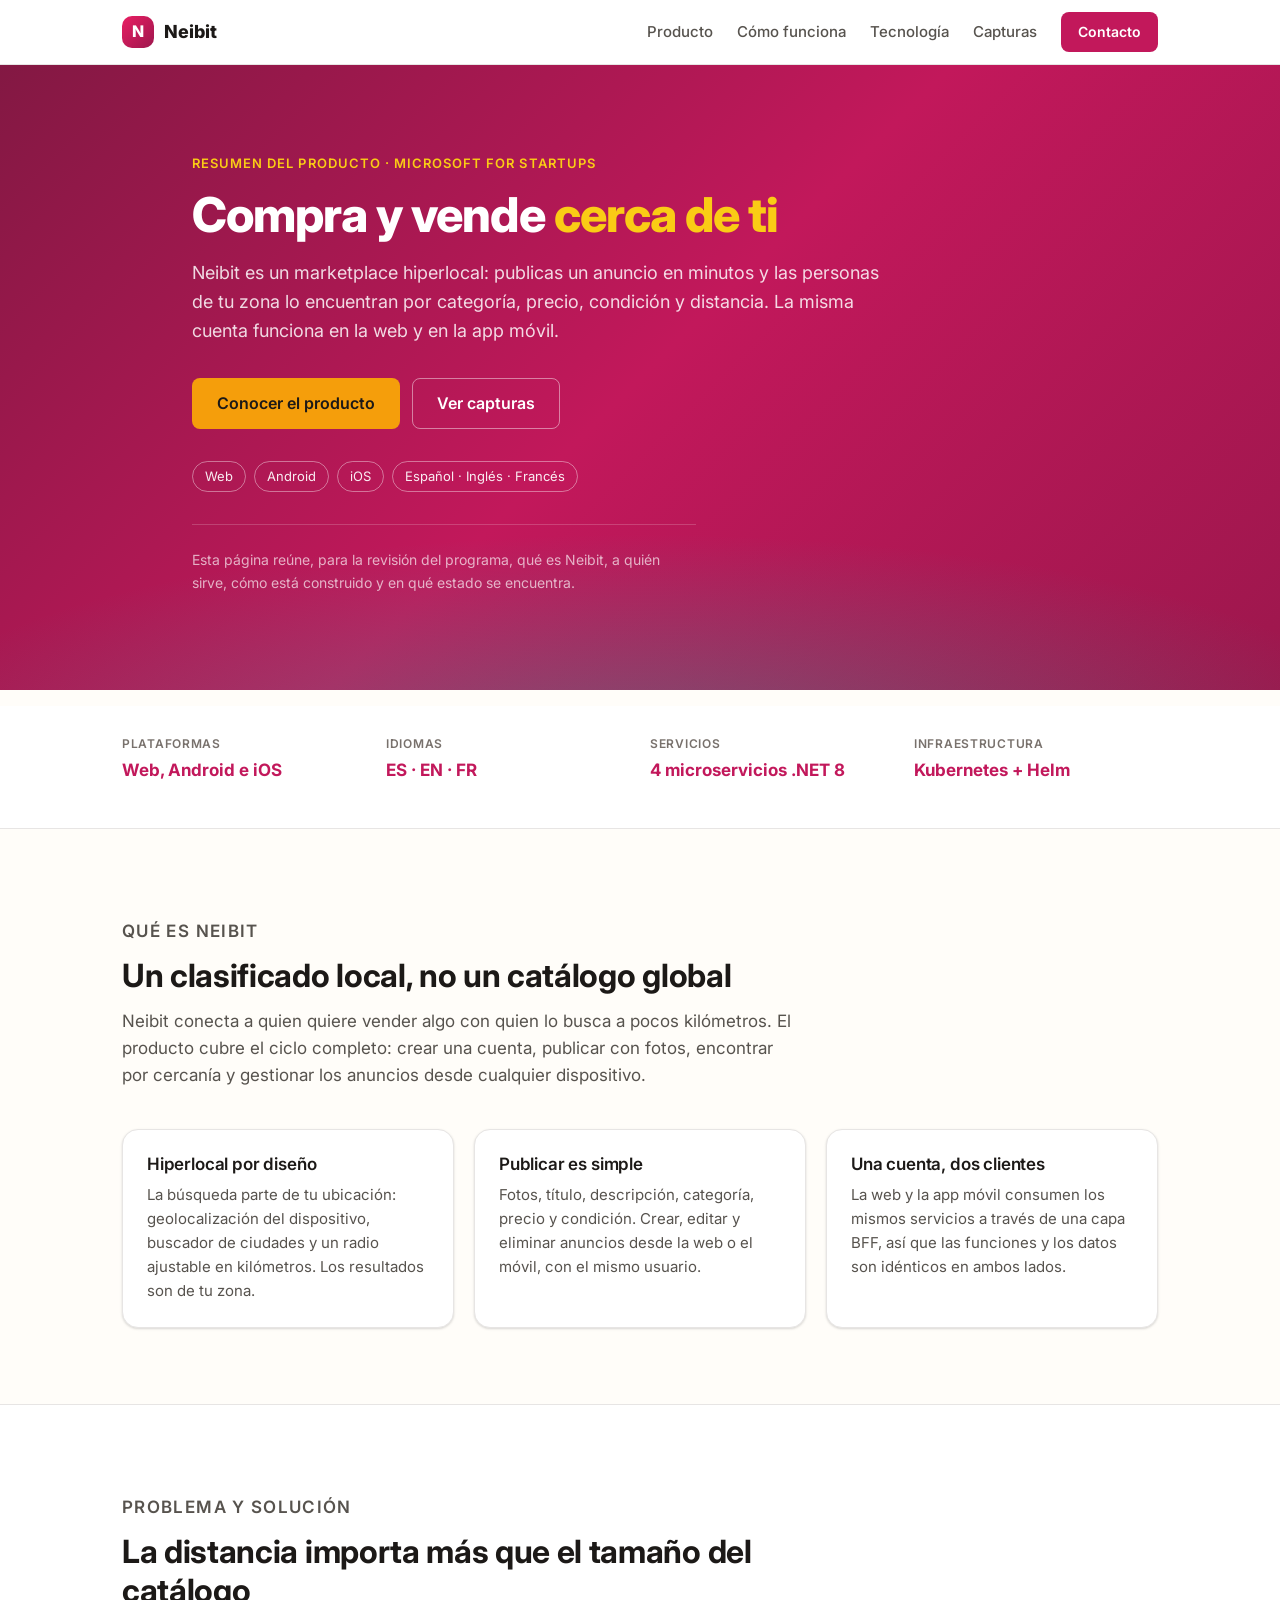
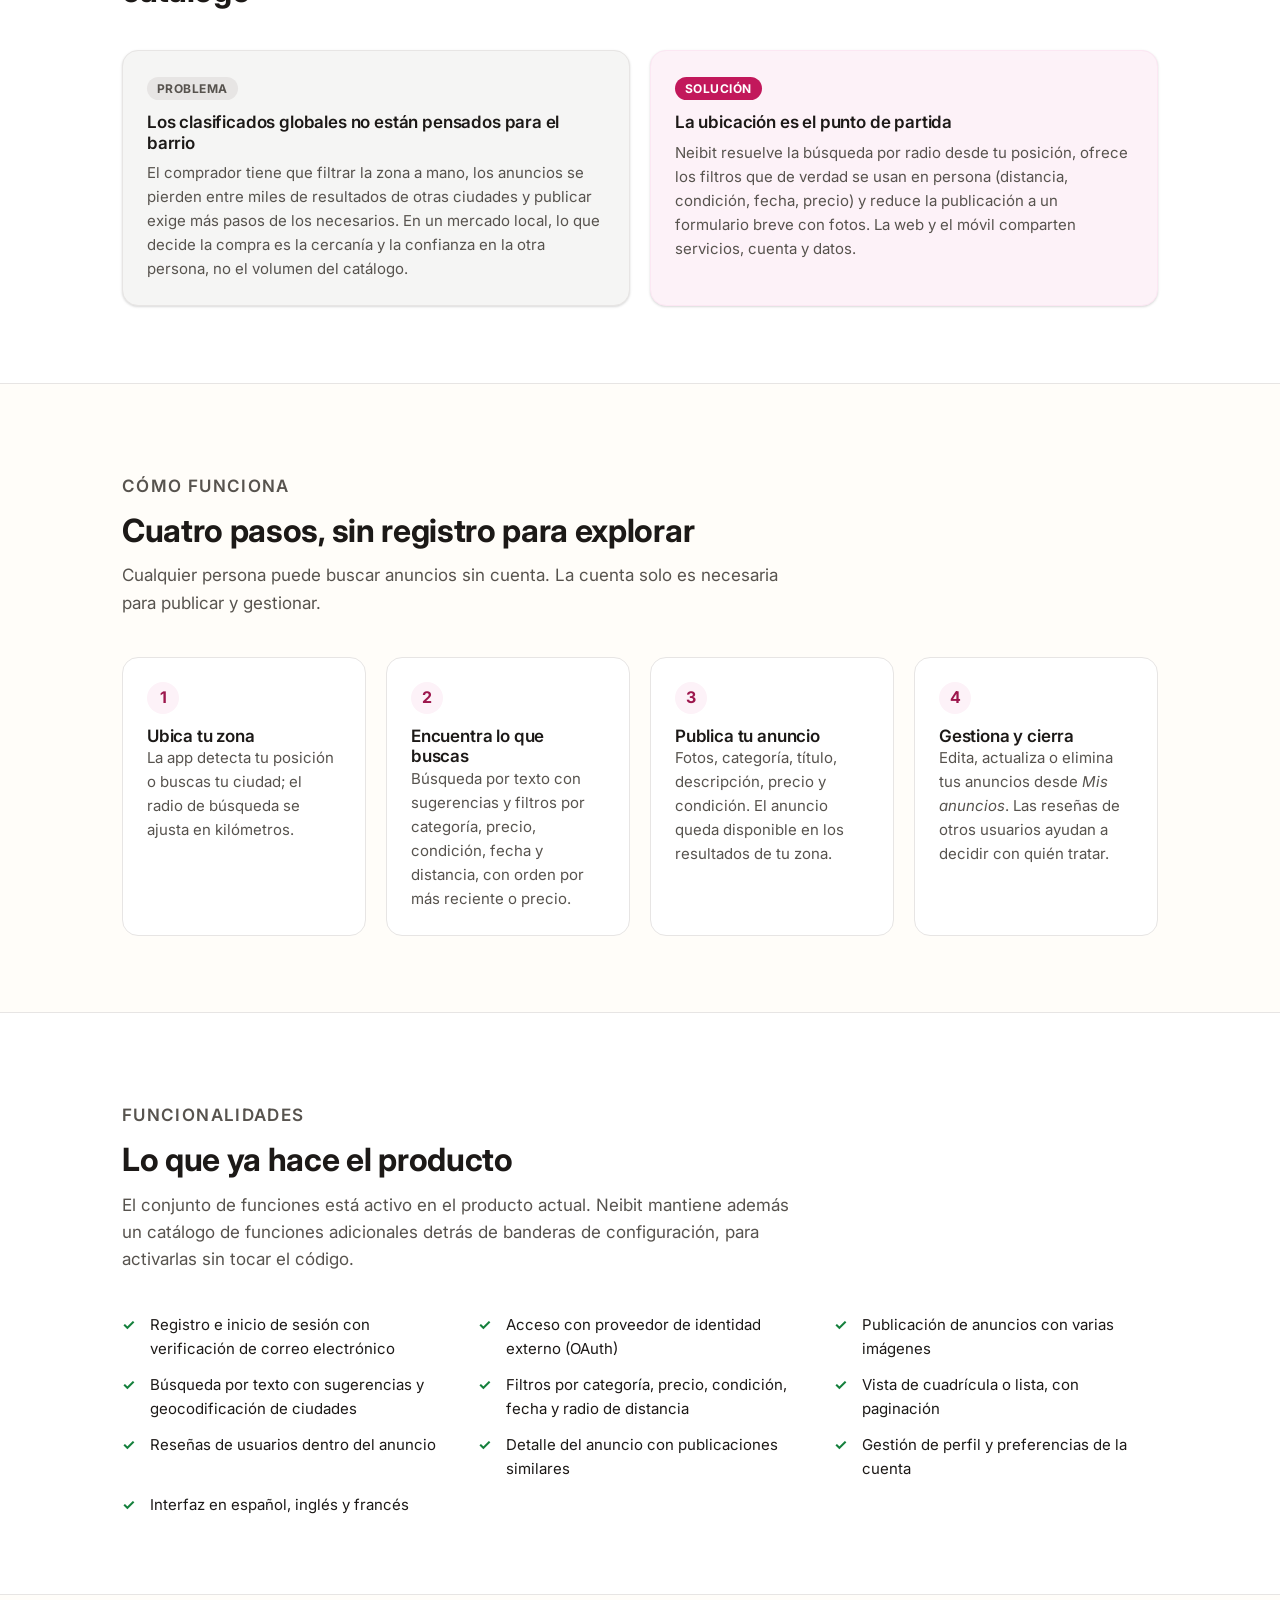
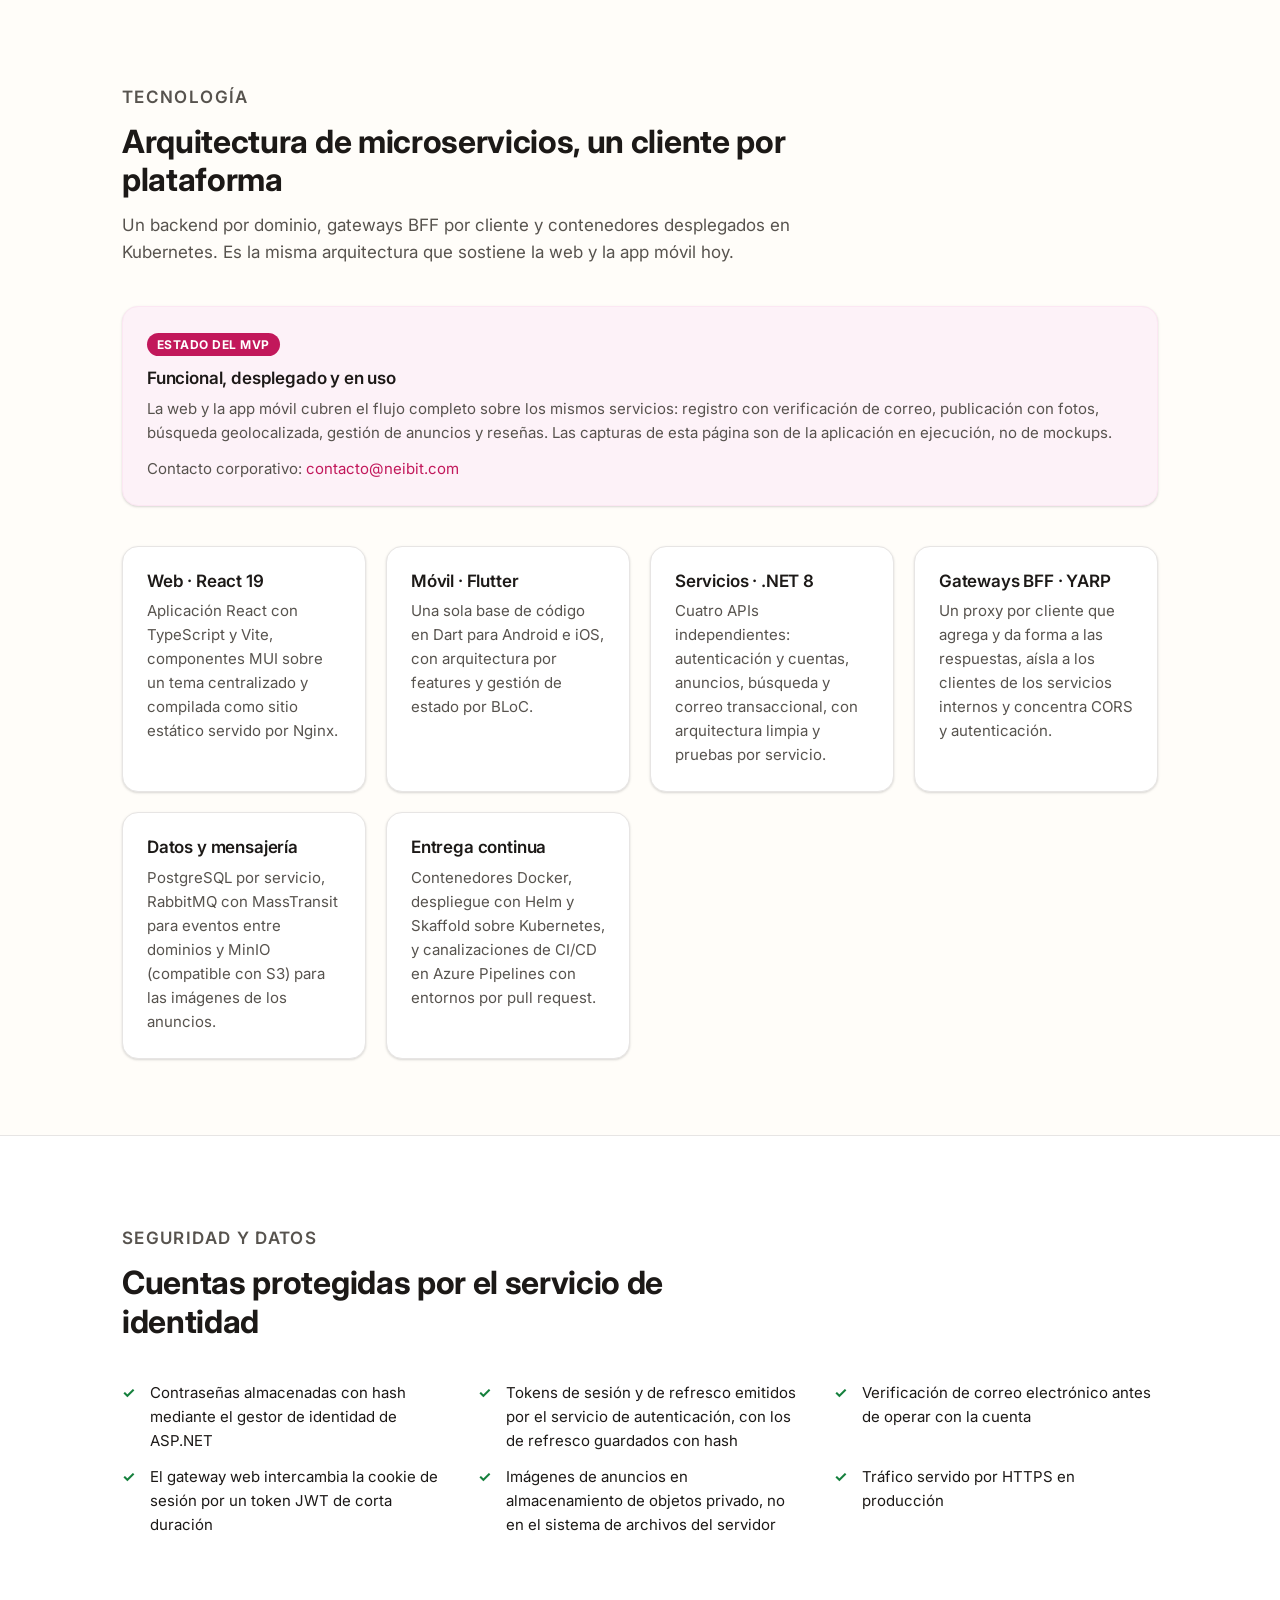
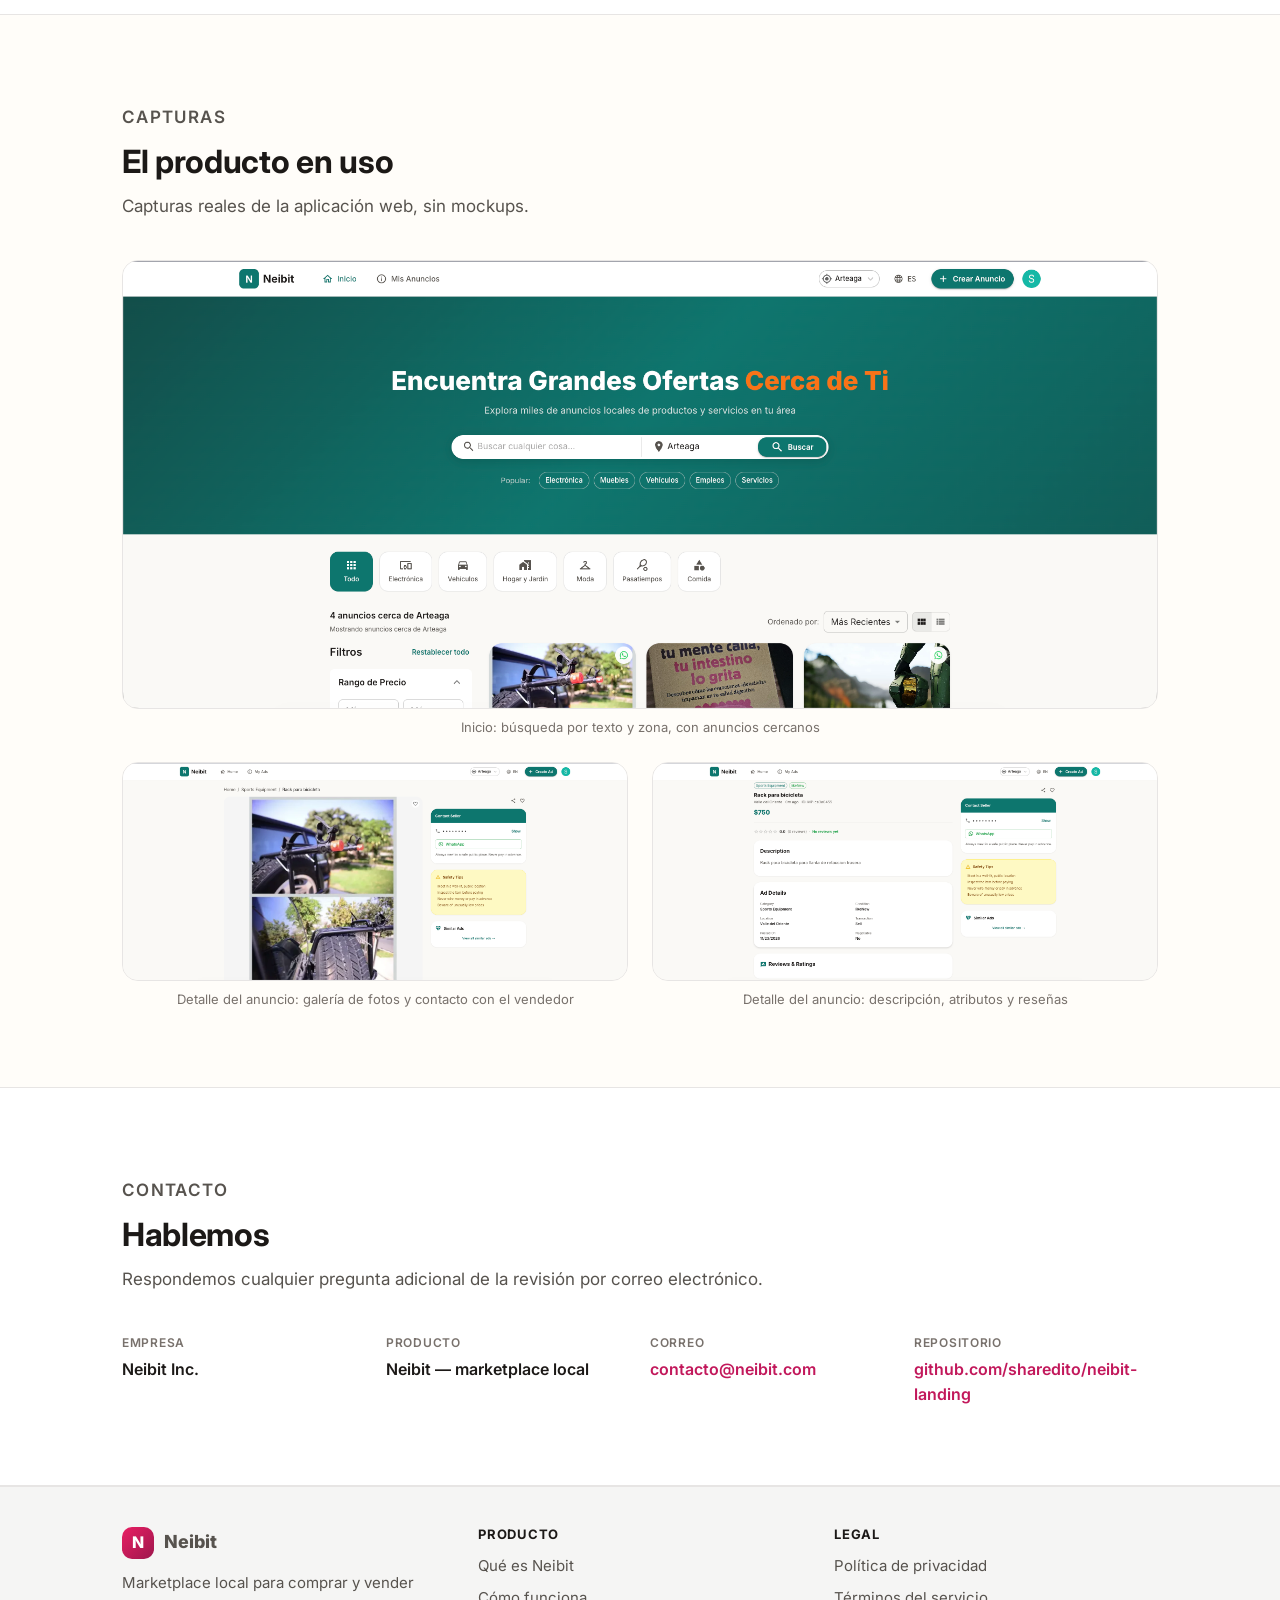
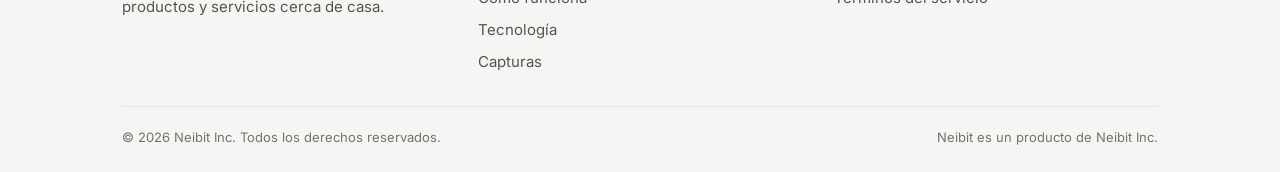
<file: index.html>
<!doctype html>
<html lang="es">
<head>
  <meta charset="utf-8">
  <meta name="viewport" content="width=device-width, initial-scale=1">
  <title>Neibit — Compra y vende cerca de ti</title>
  <meta name="description" content="Neibit es un marketplace local para comprar y vender productos y servicios en tu zona. Resumen del producto, la arquitectura y el estado del proyecto.">
  <link rel="icon" href="assets/favicon.svg" type="image/svg+xml">
  <link rel="preconnect" href="https://fonts.googleapis.com">
  <link rel="preconnect" href="https://fonts.gstatic.com" crossorigin>
  <link href="https://fonts.googleapis.com/css2?family=Inter:wght@400;500;600;700;800&display=swap" rel="stylesheet">
  <link rel="stylesheet" href="assets/palette.css">
  <link rel="stylesheet" href="assets/styles.css">
</head>
<body>
  <a class="skip" href="#contenido">Saltar al contenido</a>

  <header class="site-header">
    <div class="container header-inner">
      <a class="brand" href="index.html">
        <span class="brand-mark" aria-hidden="true">N</span>
        Neibit
      </a>
      <nav class="site-nav" aria-label="Principal">
        <a href="#producto">Producto</a>
        <a href="#como-funciona">Cómo funciona</a>
        <a class="nav-optional" href="#tecnologia">Tecnología</a>
        <a class="nav-optional" href="#capturas">Capturas</a>
        <a class="btn btn-primary btn-sm" href="#contacto">Contacto</a>
      </nav>
    </div>
  </header>

  <main id="contenido">

    <section class="hero">
      <div class="container hero-inner">
        <p class="eyebrow eyebrow-light">Resumen del producto · Microsoft for Startups</p>
        <h1>Compra y vende <span class="accent">cerca de ti</span></h1>
        <p class="lead">
          Neibit es un marketplace hiperlocal: publicas un anuncio en minutos y las personas de tu
          zona lo encuentran por categoría, precio, condición y distancia. La misma cuenta funciona
          en la web y en la app móvil.
        </p>
        <div class="hero-actions">
          <a class="btn btn-secondary" href="#producto">Conocer el producto</a>
          <a class="btn btn-ghost" href="#capturas">Ver capturas</a>
        </div>
        <ul class="pill-row">
          <li class="pill">Web</li>
          <li class="pill">Android</li>
          <li class="pill">iOS</li>
          <li class="pill">Español · Inglés · Francés</li>
        </ul>
        <p class="hero-note">
          Esta página reúne, para la revisión del programa, qué es Neibit, a quién sirve, cómo está
          construido y en qué estado se encuentra.
        </p>
      </div>
    </section>

    <section class="facts" aria-label="Datos del producto">
      <div class="container">
        <dl class="facts-grid">
          <div class="fact">
            <dt>Plataformas</dt>
            <dd>Web, Android e iOS</dd>
          </div>
          <div class="fact">
            <dt>Idiomas</dt>
            <dd>ES · EN · FR</dd>
          </div>
          <div class="fact">
            <dt>Servicios</dt>
            <dd>4 microservicios .NET 8</dd>
          </div>
          <div class="fact">
            <dt>Infraestructura</dt>
            <dd>Kubernetes + Helm</dd>
          </div>
        </dl>
      </div>
    </section>

    <section class="section" id="producto">
      <div class="container">
        <div class="section-head">
          <p class="eyebrow">Qué es Neibit</p>
          <h2>Un clasificado local, no un catálogo global</h2>
          <p>
            Neibit conecta a quien quiere vender algo con quien lo busca a pocos kilómetros. El
            producto cubre el ciclo completo: crear una cuenta, publicar con fotos, encontrar por
            cercanía y gestionar los anuncios desde cualquier dispositivo.
          </p>
        </div>

        <div class="grid grid-3">
          <article class="card">
            <h3>Hiperlocal por diseño</h3>
            <p>
              La búsqueda parte de tu ubicación: geolocalización del dispositivo, buscador de
              ciudades y un radio ajustable en kilómetros. Los resultados son de tu zona.
            </p>
          </article>
          <article class="card">
            <h3>Publicar es simple</h3>
            <p>
              Fotos, título, descripción, categoría, precio y condición. Crear, editar y eliminar
              anuncios desde la web o el móvil, con el mismo usuario.
            </p>
          </article>
          <article class="card">
            <h3>Una cuenta, dos clientes</h3>
            <p>
              La web y la app móvil consumen los mismos servicios a través de una capa BFF, así que
              las funciones y los datos son idénticos en ambos lados.
            </p>
          </article>
        </div>
      </div>
    </section>

    <section class="section section-alt" id="problema">
      <div class="container">
        <div class="section-head">
          <p class="eyebrow">Problema y solución</p>
          <h2>La distancia importa más que el tamaño del catálogo</h2>
        </div>

        <div class="grid grid-2">
          <article class="card card-problem">
            <span class="card-label">Problema</span>
            <h3>Los clasificados globales no están pensados para el barrio</h3>
            <p>
              El comprador tiene que filtrar la zona a mano, los anuncios se pierden entre miles de
              resultados de otras ciudades y publicar exige más pasos de los necesarios. En un
              mercado local, lo que decide la compra es la cercanía y la confianza en la otra
              persona, no el volumen del catálogo.
            </p>
          </article>
          <article class="card card-solution">
            <span class="card-label">Solución</span>
            <h3>La ubicación es el punto de partida</h3>
            <p>
              Neibit resuelve la búsqueda por radio desde tu posición, ofrece los filtros que de
              verdad se usan en persona (distancia, condición, fecha, precio) y reduce la
              publicación a un formulario breve con fotos. La web y el móvil comparten servicios,
              cuenta y datos.
            </p>
          </article>
        </div>
      </div>
    </section>

    <section class="section" id="como-funciona">
      <div class="container">
        <div class="section-head">
          <p class="eyebrow">Cómo funciona</p>
          <h2>Cuatro pasos, sin registro para explorar</h2>
          <p>
            Cualquier persona puede buscar anuncios sin cuenta. La cuenta solo es necesaria para
            publicar y gestionar.
          </p>
        </div>

        <ol class="steps">
          <li>
            <h3>Ubica tu zona</h3>
            <p>
              La app detecta tu posición o buscas tu ciudad; el radio de búsqueda se ajusta en
              kilómetros.
            </p>
          </li>
          <li>
            <h3>Encuentra lo que buscas</h3>
            <p>
              Búsqueda por texto con sugerencias y filtros por categoría, precio, condición, fecha
              y distancia, con orden por más reciente o precio.
            </p>
          </li>
          <li>
            <h3>Publica tu anuncio</h3>
            <p>
              Fotos, categoría, título, descripción, precio y condición. El anuncio queda disponible
              en los resultados de tu zona.
            </p>
          </li>
          <li>
            <h3>Gestiona y cierra</h3>
            <p>
              Edita, actualiza o elimina tus anuncios desde <em>Mis anuncios</em>. Las reseñas de
              otros usuarios ayudan a decidir con quién tratar.
            </p>
          </li>
        </ol>
      </div>
    </section>

    <section class="section section-alt" id="funciones">
      <div class="container">
        <div class="section-head">
          <p class="eyebrow">Funcionalidades</p>
          <h2>Lo que ya hace el producto</h2>
          <p>
            El conjunto de funciones está activo en el producto actual. Neibit mantiene además un
            catálogo de funciones adicionales detrás de banderas de configuración, para activarlas
            sin tocar el código.
          </p>
        </div>

        <ul class="checks">
          <li>Registro e inicio de sesión con verificación de correo electrónico</li>
          <li>Acceso con proveedor de identidad externo (OAuth)</li>
          <li>Publicación de anuncios con varias imágenes</li>
          <li>Búsqueda por texto con sugerencias y geocodificación de ciudades</li>
          <li>Filtros por categoría, precio, condición, fecha y radio de distancia</li>
          <li>Vista de cuadrícula o lista, con paginación</li>
          <li>Reseñas de usuarios dentro del anuncio</li>
          <li>Detalle del anuncio con publicaciones similares</li>
          <li>Gestión de perfil y preferencias de la cuenta</li>
          <li>Interfaz en español, inglés y francés</li>
        </ul>
      </div>
    </section>

    <section class="section" id="tecnologia">
      <div class="container">
        <div class="section-head">
          <p class="eyebrow">Tecnología</p>
          <h2>Arquitectura de microservicios, un cliente por plataforma</h2>
          <p>
            Un backend por dominio, gateways BFF por cliente y contenedores desplegados en
            Kubernetes. Es la misma arquitectura que sostiene la web y la app móvil hoy.
          </p>
        </div>

        <article class="card card-solution mvp-card">
          <span class="card-label">Estado del MVP</span>
          <h3>Funcional, desplegado y en uso</h3>
          <p>
            La web y la app móvil cubren el flujo completo sobre los mismos servicios: registro con
            verificación de correo, publicación con fotos, búsqueda geolocalizada, gestión de
            anuncios y reseñas. Las capturas de esta página son de la aplicación en ejecución, no
            de mockups.
          </p>
          <p>
            Contacto corporativo: <a href="mailto:contacto@neibit.com">contacto@neibit.com</a>
          </p>
        </article>

        <div class="grid grid-3">
          <article class="card">
            <h3>Web · React 19</h3>
            <p>
              Aplicación React con TypeScript y Vite, componentes MUI sobre un tema centralizado y
              compilada como sitio estático servido por Nginx.
            </p>
          </article>
          <article class="card">
            <h3>Móvil · Flutter</h3>
            <p>
              Una sola base de código en Dart para Android e iOS, con arquitectura por features y
              gestión de estado por BLoC.
            </p>
          </article>
          <article class="card">
            <h3>Servicios · .NET 8</h3>
            <p>
              Cuatro APIs independientes: autenticación y cuentas, anuncios, búsqueda y correo
              transaccional, con arquitectura limpia y pruebas por servicio.
            </p>
          </article>
          <article class="card">
            <h3>Gateways BFF · YARP</h3>
            <p>
              Un proxy por cliente que agrega y da forma a las respuestas, aísla a los clientes de
              los servicios internos y concentra CORS y autenticación.
            </p>
          </article>
          <article class="card">
            <h3>Datos y mensajería</h3>
            <p>
              PostgreSQL por servicio, RabbitMQ con MassTransit para eventos entre dominios y MinIO
              (compatible con S3) para las imágenes de los anuncios.
            </p>
          </article>
          <article class="card">
            <h3>Entrega continua</h3>
            <p>
              Contenedores Docker, despliegue con Helm y Skaffold sobre Kubernetes, y canalizaciones
              de CI/CD en Azure Pipelines con entornos por pull request.
            </p>
          </article>
        </div>
      </div>
    </section>

    <section class="section section-alt" id="seguridad">
      <div class="container">
        <div class="section-head">
          <p class="eyebrow">Seguridad y datos</p>
          <h2>Cuentas protegidas por el servicio de identidad</h2>
        </div>

        <ul class="checks">
          <li>Contraseñas almacenadas con hash mediante el gestor de identidad de ASP.NET</li>
          <li>Tokens de sesión y de refresco emitidos por el servicio de autenticación, con los de refresco guardados con hash</li>
          <li>Verificación de correo electrónico antes de operar con la cuenta</li>
          <li>El gateway web intercambia la cookie de sesión por un token JWT de corta duración</li>
          <li>Imágenes de anuncios en almacenamiento de objetos privado, no en el sistema de archivos del servidor</li>
          <li>Tráfico servido por HTTPS en producción</li>
        </ul>
      </div>
    </section>

    <section class="section" id="capturas">
      <div class="container">
        <div class="section-head">
          <p class="eyebrow">Capturas</p>
          <h2>El producto en uso</h2>
          <p>
            Capturas reales de la aplicación web, sin mockups.
          </p>
        </div>

        <div class="shots">
          <figure>
            <img src="assets/web-home.png" alt="Página de inicio de Neibit: buscador por texto y ubicación, filtros y anuncios cercanos">
            <figcaption>Inicio: búsqueda por texto y zona, con anuncios cercanos</figcaption>
          </figure>
          <figure>
            <img src="assets/web-ad-01.png" alt="Detalle de un anuncio en Neibit: galería de fotos, precio y tarjeta para contactar al vendedor">
            <figcaption>Detalle del anuncio: galería de fotos y contacto con el vendedor</figcaption>
          </figure>
          <figure>
            <img src="assets/web-ad-02.png" alt="Detalle de un anuncio en Neibit: descripción, categoría, condición, ubicación y reseñas">
            <figcaption>Detalle del anuncio: descripción, atributos y reseñas</figcaption>
          </figure>
        </div>
      </div>
    </section>

    <section class="section section-alt" id="contacto">
      <div class="container">
        <div class="section-head">
          <p class="eyebrow">Contacto</p>
          <h2>Hablemos</h2>
          <p>Respondemos cualquier pregunta adicional de la revisión por correo electrónico.</p>
        </div>

        <!-- TODO: verifica razón social, correo y país antes de publicar la página. -->
        <dl class="contact">
          <div>
            <dt>Empresa</dt>
            <dd>Neibit Inc.</dd>
          </div>
          <div>
            <dt>Producto</dt>
            <dd>Neibit — marketplace local</dd>
          </div>
          <div>
            <dt>Correo</dt>
            <dd><a href="mailto:contacto@neibit.com">contacto@neibit.com</a></dd>
          </div>
          <div>
            <dt>Repositorio</dt>
            <dd><a href="https://github.com/sharedito/neibit-landing">github.com/sharedito/neibit-landing</a></dd>
          </div>
        </dl>
      </div>
    </section>

  </main>

  <footer class="site-footer">
    <div class="container">
      <div class="footer-grid">
        <div>
          <a class="brand" href="index.html">
            <span class="brand-mark" aria-hidden="true">N</span>
            Neibit
          </a>
          <p>
            Marketplace local para comprar y vender productos y servicios cerca de casa.
          </p>
        </div>
        <div>
          <h3>Producto</h3>
          <ul>
            <li><a href="#producto">Qué es Neibit</a></li>
            <li><a href="#como-funciona">Cómo funciona</a></li>
            <li><a href="#tecnologia">Tecnología</a></li>
            <li><a href="#capturas">Capturas</a></li>
          </ul>
        </div>
        <div>
          <h3>Legal</h3>
          <ul>
            <li><a href="https://neibit.com/privacidad">Política de privacidad</a></li>
            <li><a href="https://neibit.com/terminos">Términos del servicio</a></li>
          </ul>
        </div>
      </div>
      <div class="footer-bottom">
        <span>&copy; 2026 Neibit Inc. Todos los derechos reservados.</span>
        <span>Neibit es un producto de Neibit Inc.</span>
      </div>
    </div>
  </footer>
</body>
</html>
</file>
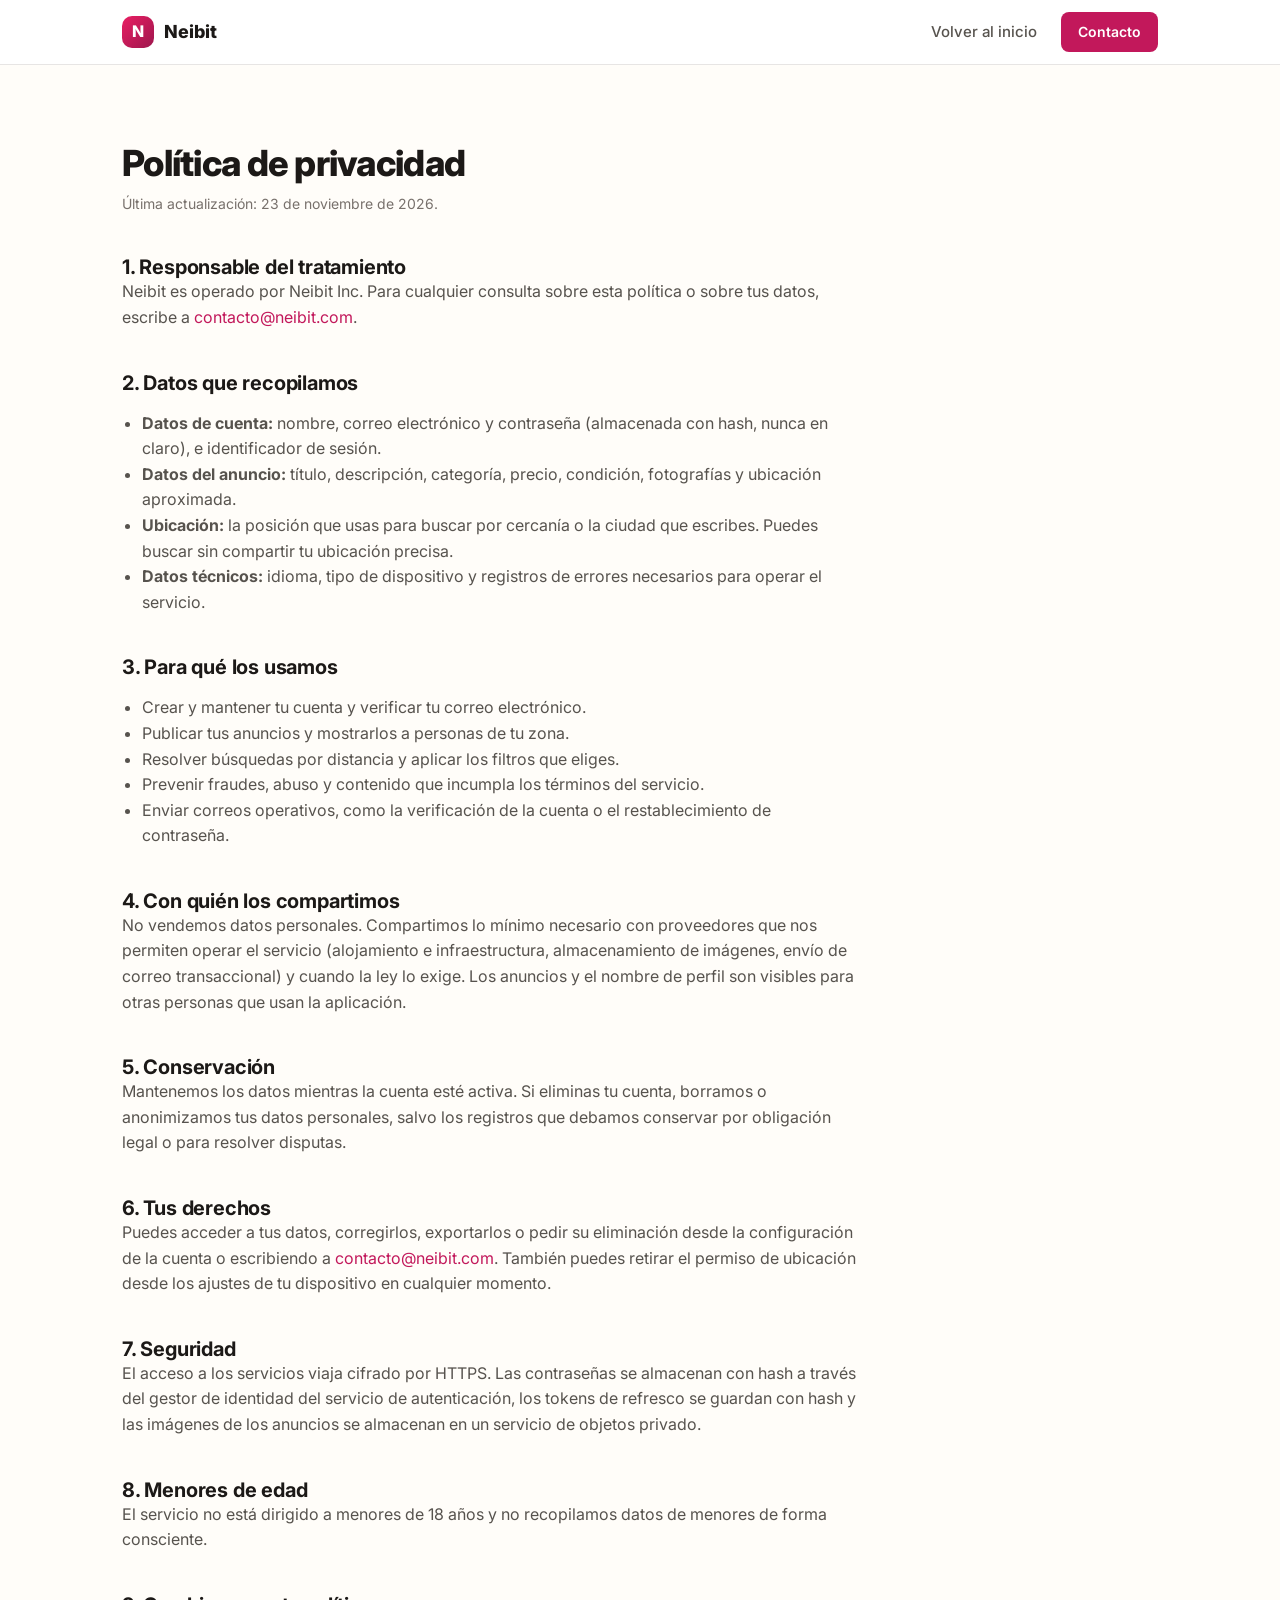
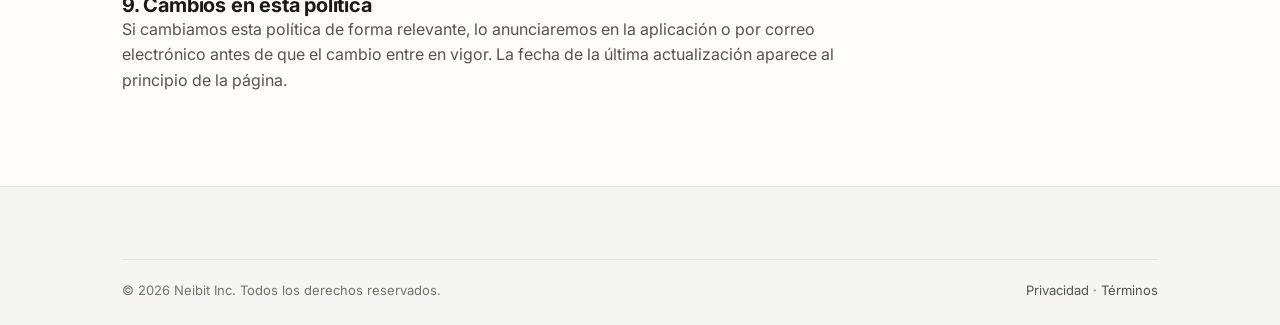
<file: privacidad.html>
<!doctype html>
<html lang="es">
<head>
  <meta charset="utf-8">
  <meta name="viewport" content="width=device-width, initial-scale=1">
  <title>Política de privacidad — Neibit</title>
  <meta name="description" content="Cómo Neibit recopila, usa y protege los datos de las personas que usan la aplicación.">
  <link rel="icon" href="assets/favicon.svg" type="image/svg+xml">
  <link rel="preconnect" href="https://fonts.googleapis.com">
  <link rel="preconnect" href="https://fonts.gstatic.com" crossorigin>
  <link href="https://fonts.googleapis.com/css2?family=Inter:wght@400;500;600;700;800&display=swap" rel="stylesheet">
  <link rel="stylesheet" href="assets/palette.css">
  <link rel="stylesheet" href="assets/styles.css">
</head>
<body>
  <a class="skip" href="#contenido">Saltar al contenido</a>

  <header class="site-header">
    <div class="container header-inner">
      <a class="brand" href="index.html">
        <span class="brand-mark" aria-hidden="true">N</span>
        Neibit
      </a>
      <nav class="site-nav" aria-label="Principal">
        <a href="index.html">Volver al inicio</a>
        <a class="btn btn-primary btn-sm" href="mailto:contacto@neibit.com">Contacto</a>
      </nav>
    </div>
  </header>

  <main id="contenido" class="container">
    <article class="legal">
      <h1>Política de privacidad</h1>
      <p class="updated">Última actualización: 23 de noviembre de 2026.</p>

      <!-- BORRADOR: revisa este texto con asesoría legal y ajústalo a la jurisdicción de la empresa. -->

      <h2>1. Responsable del tratamiento</h2>
      <p>
        Neibit es operado por Neibit Inc. Para cualquier consulta sobre esta política o sobre tus
        datos, escribe a <a href="mailto:contacto@neibit.com">contacto@neibit.com</a>.
      </p>

      <h2>2. Datos que recopilamos</h2>
      <ul>
        <li><strong>Datos de cuenta:</strong> nombre, correo electrónico y contraseña (almacenada con hash, nunca en claro), e identificador de sesión.</li>
        <li><strong>Datos del anuncio:</strong> título, descripción, categoría, precio, condición, fotografías y ubicación aproximada.</li>
        <li><strong>Ubicación:</strong> la posición que usas para buscar por cercanía o la ciudad que escribes. Puedes buscar sin compartir tu ubicación precisa.</li>
        <li><strong>Datos técnicos:</strong> idioma, tipo de dispositivo y registros de errores necesarios para operar el servicio.</li>
      </ul>

      <h2>3. Para qué los usamos</h2>
      <ul>
        <li>Crear y mantener tu cuenta y verificar tu correo electrónico.</li>
        <li>Publicar tus anuncios y mostrarlos a personas de tu zona.</li>
        <li>Resolver búsquedas por distancia y aplicar los filtros que eliges.</li>
        <li>Prevenir fraudes, abuso y contenido que incumpla los términos del servicio.</li>
        <li>Enviar correos operativos, como la verificación de la cuenta o el restablecimiento de contraseña.</li>
      </ul>

      <h2>4. Con quién los compartimos</h2>
      <p>
        No vendemos datos personales. Compartimos lo mínimo necesario con proveedores que nos
        permiten operar el servicio (alojamiento e infraestructura, almacenamiento de imágenes,
        envío de correo transaccional) y cuando la ley lo exige. Los anuncios y el nombre de perfil
        son visibles para otras personas que usan la aplicación.
      </p>

      <h2>5. Conservación</h2>
      <p>
        Mantenemos los datos mientras la cuenta esté activa. Si eliminas tu cuenta, borramos o
        anonimizamos tus datos personales, salvo los registros que debamos conservar por obligación
        legal o para resolver disputas.
      </p>

      <h2>6. Tus derechos</h2>
      <p>
        Puedes acceder a tus datos, corregirlos, exportarlos o pedir su eliminación desde la
        configuración de la cuenta o escribiendo a
        <a href="mailto:contacto@neibit.com">contacto@neibit.com</a>. También puedes retirar el
        permiso de ubicación desde los ajustes de tu dispositivo en cualquier momento.
      </p>

      <h2>7. Seguridad</h2>
      <p>
        El acceso a los servicios viaja cifrado por HTTPS. Las contraseñas se almacenan con hash a
        través del gestor de identidad del servicio de autenticación, los tokens de refresco se
        guardan con hash y las imágenes de los anuncios se almacenan en un servicio de objetos
        privado.
      </p>

      <h2>8. Menores de edad</h2>
      <p>
        El servicio no está dirigido a menores de 18 años y no recopilamos datos de menores de forma
        consciente.
      </p>

      <h2>9. Cambios en esta política</h2>
      <p>
        Si cambiamos esta política de forma relevante, lo anunciaremos en la aplicación o por correo
        electrónico antes de que el cambio entre en vigor. La fecha de la última actualización
        aparece al principio de la página.
      </p>
    </article>
  </main>

  <footer class="site-footer">
    <div class="container">
      <div class="footer-bottom">
        <span>&copy; 2026 Neibit Inc. Todos los derechos reservados.</span>
        <span>
          <a href="privacidad.html">Privacidad</a> ·
          <a href="terminos.html">Términos</a>
        </span>
      </div>
    </div>
  </footer>
</body>
</html>
</file>
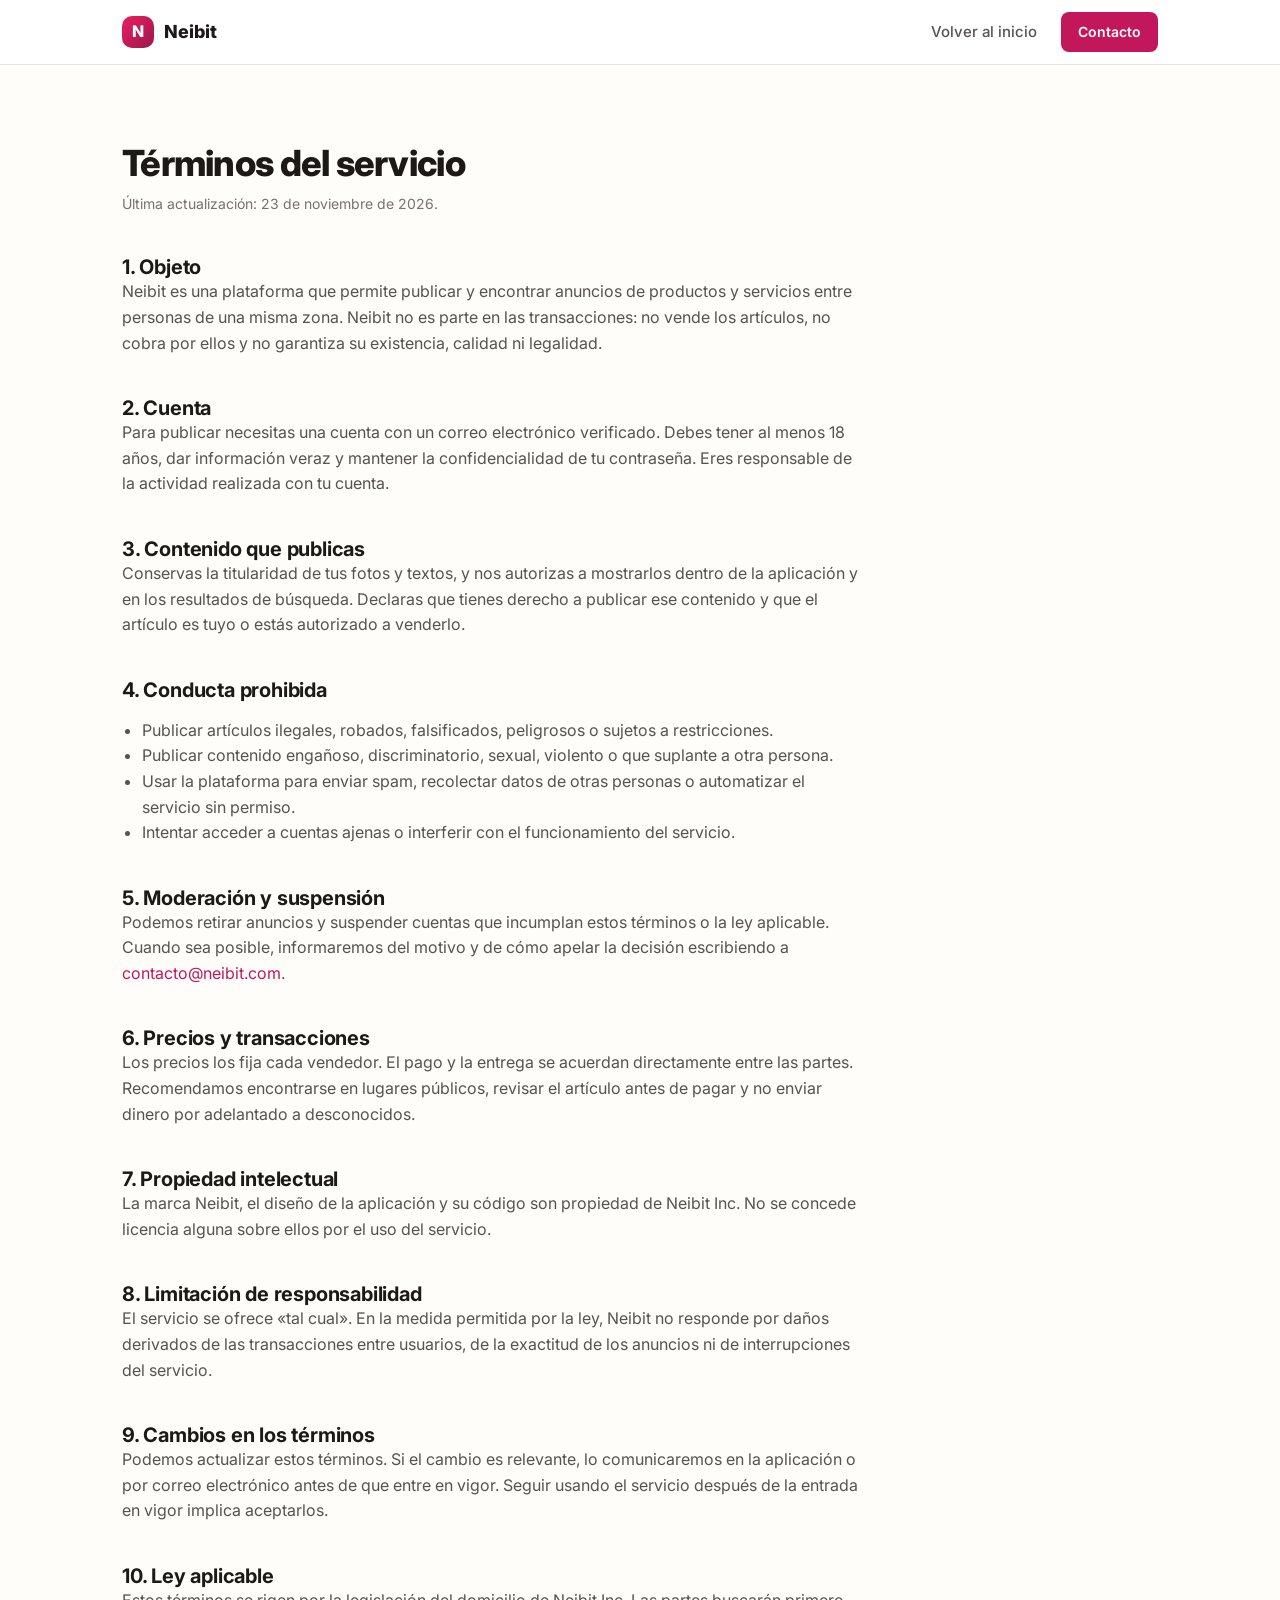
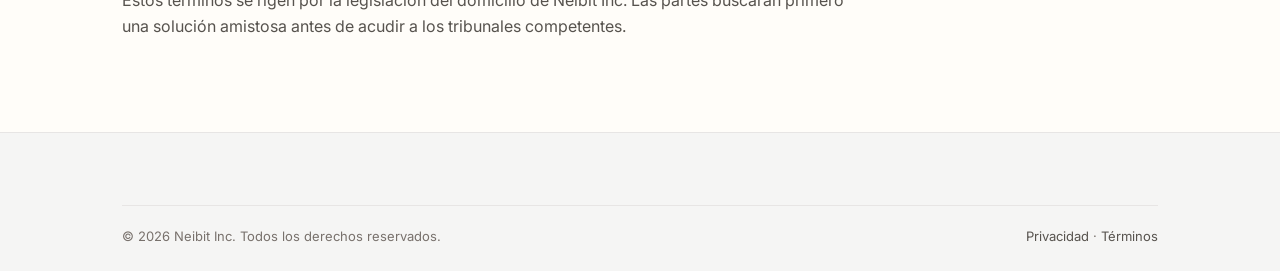
<file: terminos.html>
<!doctype html>
<html lang="es">
<head>
  <meta charset="utf-8">
  <meta name="viewport" content="width=device-width, initial-scale=1">
  <title>Términos del servicio — Neibit</title>
  <meta name="description" content="Condiciones de uso de Neibit, el marketplace local para comprar y vender cerca de ti.">
  <link rel="icon" href="assets/favicon.svg" type="image/svg+xml">
  <link rel="preconnect" href="https://fonts.googleapis.com">
  <link rel="preconnect" href="https://fonts.gstatic.com" crossorigin>
  <link href="https://fonts.googleapis.com/css2?family=Inter:wght@400;500;600;700;800&display=swap" rel="stylesheet">
  <link rel="stylesheet" href="assets/palette.css">
  <link rel="stylesheet" href="assets/styles.css">
</head>
<body>
  <a class="skip" href="#contenido">Saltar al contenido</a>

  <header class="site-header">
    <div class="container header-inner">
      <a class="brand" href="index.html">
        <span class="brand-mark" aria-hidden="true">N</span>
        Neibit
      </a>
      <nav class="site-nav" aria-label="Principal">
        <a href="index.html">Volver al inicio</a>
        <a class="btn btn-primary btn-sm" href="mailto:contacto@neibit.com">Contacto</a>
      </nav>
    </div>
  </header>

  <main id="contenido" class="container">
    <article class="legal">
      <h1>Términos del servicio</h1>
      <p class="updated">Última actualización: 23 de noviembre de 2026.</p>

      <!-- BORRADOR: revisa este texto con asesoría legal y ajústalo a la jurisdicción de la empresa. -->

      <h2>1. Objeto</h2>
      <p>
        Neibit es una plataforma que permite publicar y encontrar anuncios de productos y servicios
        entre personas de una misma zona. Neibit no es parte en las transacciones: no vende los
        artículos, no cobra por ellos y no garantiza su existencia, calidad ni legalidad.
      </p>

      <h2>2. Cuenta</h2>
      <p>
        Para publicar necesitas una cuenta con un correo electrónico verificado. Debes tener al menos
        18 años, dar información veraz y mantener la confidencialidad de tu contraseña. Eres
        responsable de la actividad realizada con tu cuenta.
      </p>

      <h2>3. Contenido que publicas</h2>
      <p>
        Conservas la titularidad de tus fotos y textos, y nos autorizas a mostrarlos dentro de la
        aplicación y en los resultados de búsqueda. Declaras que tienes derecho a publicar ese
        contenido y que el artículo es tuyo o estás autorizado a venderlo.
      </p>

      <h2>4. Conducta prohibida</h2>
      <ul>
        <li>Publicar artículos ilegales, robados, falsificados, peligrosos o sujetos a restricciones.</li>
        <li>Publicar contenido engañoso, discriminatorio, sexual, violento o que suplante a otra persona.</li>
        <li>Usar la plataforma para enviar spam, recolectar datos de otras personas o automatizar el servicio sin permiso.</li>
        <li>Intentar acceder a cuentas ajenas o interferir con el funcionamiento del servicio.</li>
      </ul>

      <h2>5. Moderación y suspensión</h2>
      <p>
        Podemos retirar anuncios y suspender cuentas que incumplan estos términos o la ley aplicable.
        Cuando sea posible, informaremos del motivo y de cómo apelar la decisión escribiendo a
        <a href="mailto:contacto@neibit.com">contacto@neibit.com</a>.
      </p>

      <h2>6. Precios y transacciones</h2>
      <p>
        Los precios los fija cada vendedor. El pago y la entrega se acuerdan directamente entre las
        partes. Recomendamos encontrarse en lugares públicos, revisar el artículo antes de pagar y no
        enviar dinero por adelantado a desconocidos.
      </p>

      <h2>7. Propiedad intelectual</h2>
      <p>
        La marca Neibit, el diseño de la aplicación y su código son propiedad de Neibit Inc. No se
        concede licencia alguna sobre ellos por el uso del servicio.
      </p>

      <h2>8. Limitación de responsabilidad</h2>
      <p>
        El servicio se ofrece «tal cual». En la medida permitida por la ley, Neibit no responde por
        daños derivados de las transacciones entre usuarios, de la exactitud de los anuncios ni de
        interrupciones del servicio.
      </p>

      <h2>9. Cambios en los términos</h2>
      <p>
        Podemos actualizar estos términos. Si el cambio es relevante, lo comunicaremos en la
        aplicación o por correo electrónico antes de que entre en vigor. Seguir usando el servicio
        después de la entrada en vigor implica aceptarlos.
      </p>

      <h2>10. Ley aplicable</h2>
      <p>
        Estos términos se rigen por la legislación del domicilio de Neibit Inc. Las partes buscarán
        primero una solución amistosa antes de acudir a los tribunales competentes.
      </p>
    </article>
  </main>

  <footer class="site-footer">
    <div class="container">
      <div class="footer-bottom">
        <span>&copy; 2026 Neibit Inc. Todos los derechos reservados.</span>
        <span>
          <a href="privacidad.html">Privacidad</a> ·
          <a href="terminos.html">Términos</a>
        </span>
      </div>
    </div>
  </footer>
</body>
</html>
</file>
<file: assets/palette.css>
/*
  Paleta de Neibit — única fuente de color de este sitio.
  Ningún otro archivo de este repositorio contiene un valor hexadecimal.

  Espejo de frontend/market-place/market-place-fe-app/src/theme/palette.ts
  del repositorio de la aplicación: el nombre de cada variable es la ruta del
  token en ese archivo, en kebab-case.
    palette.primary.main       -> --color-primary-main
    palette.text.secondary     -> --color-text-secondary
    palette.neutral.stone900   -> --color-neutral-stone-900

  Para cambiar la paleta: edita solo este bloque y recarga. Para mantener el
  sitio y la app en sintonía, copia los valores en ambos sentidos.
*/
:root {
  /* primario */
  --color-primary-main: #C2185B;
  --color-primary-light: #E91E63;
  --color-primary-dark: #9D174D;
  --color-primary-deep: #831843;
  --color-primary-contrast: #FFFFFF;

  /* secundario */
  --color-secondary-main: #F59E0B;
  --color-secondary-light: #FACC15;
  --color-secondary-dark: #D97706;

  /* fondos */
  --color-bg-default: #FFFDF9;
  --color-bg-paper: #FFFFFF;

  /* texto */
  --color-text-primary: #1C1917;
  --color-text-secondary: #57534E;
  --color-text-muted: #78716C;

  /* estados */
  --color-success-main: #15803D;
  --color-success-light: #22C55E;
  --color-success-tint: #F0FDF4;
  --color-success-border: #DCFCE7;
  --color-success-border-strong: #86EFAC;

  --color-error-main: #EF4444;
  --color-error-dark: #DC2626;

  --color-warning-main: #EAB308;
  --color-warning-tint: #FEF9C3;
  --color-warning-tint-soft: #FEFCE8;
  --color-warning-border: #FEF08A;
  --color-warning-text: #854D0E;
  --color-warning-dark: #713F12;

  --color-info-tint: #FDF2F8;
  --color-info-tint-soft: #FCE7F3;

  /* acentos */
  --color-accent-purple: #7C3AED;
  --color-accent-purple-tint: #EDE9FE;
  --color-accent-whatsapp: #25D366;

  /* neutrales */
  --color-neutral-white: #FFFFFF;
  --color-neutral-warm: #FFFDF9;
  --color-neutral-stone-100: #F5F5F4;
  --color-neutral-stone-200: #E7E5E4;
  --color-neutral-stone-300: #D6D3D1;
  --color-neutral-stone-500: #78716C;
  --color-neutral-stone-600: #57534E;
  --color-neutral-stone-900: #1C1917;
}
</file>
<file: assets/styles.css>
/* Estilos del sitio. Todo color sale de assets/palette.css. */

:root {
  --font: "Inter", system-ui, -apple-system, "Segoe UI", Roboto, Helvetica, Arial, sans-serif;
  --container: 1100px;
  --radius-sm: 8px;
  --radius-md: 12px;
  --radius-lg: 16px;
  --radius-pill: 999px;
  --shadow-sm: 0 1px 3px rgba(0, 0, 0, .1), 0 1px 2px rgba(0, 0, 0, .06);
  --shadow-md: 0 4px 6px rgba(0, 0, 0, .1), 0 2px 4px rgba(0, 0, 0, .06);
  --shadow-lg: 0 4px 20px rgba(0, 0, 0, .15);
  --section-y: clamp(3rem, 6vw, 5rem);
}

*,
*::before,
*::after {
  box-sizing: border-box;
}

html {
  scroll-behavior: smooth;
  scroll-padding-top: 80px;
}

body {
  margin: 0;
  font-family: var(--font);
  font-size: 1rem;
  line-height: 1.6;
  background: var(--color-bg-default);
  color: var(--color-text-primary);
  -webkit-font-smoothing: antialiased;
}

h1,
h2,
h3 {
  margin: 0;
  line-height: 1.2;
  letter-spacing: -.01em;
}

h1 {
  font-size: clamp(2rem, 5vw, 3rem);
  font-weight: 800;
  letter-spacing: -.02em;
}

h2 {
  font-size: clamp(1.5rem, 3vw, 2rem);
  font-weight: 700;
}

h3 {
  font-size: 1.0625rem;
  font-weight: 600;
}

p {
  margin: 0 0 1rem;
}

a {
  color: var(--color-primary-main);
  text-decoration: none;
}

a:hover {
  text-decoration: underline;
}

img {
  display: block;
  max-width: 100%;
}

:focus-visible {
  outline: 2px solid var(--color-primary-main);
  outline-offset: 2px;
  border-radius: 4px;
}

.container {
  width: 100%;
  max-width: var(--container);
  margin-inline: auto;
  padding-inline: clamp(1rem, 4vw, 2rem);
}

.skip {
  position: absolute;
  left: -9999px;
}

.skip:focus {
  left: 1rem;
  top: 1rem;
  z-index: 100;
  padding: .5rem 1rem;
  background: var(--color-bg-paper);
  border-radius: var(--radius-sm);
}

/* cabecera */
.site-header {
  position: sticky;
  top: 0;
  z-index: 50;
  background: rgba(255, 255, 255, .92);
  backdrop-filter: blur(8px);
  border-bottom: 1px solid var(--color-neutral-stone-200);
}

.header-inner {
  display: flex;
  align-items: center;
  justify-content: space-between;
  gap: 1rem;
  min-height: 64px;
}

.brand {
  display: inline-flex;
  align-items: center;
  gap: .6rem;
  font-size: 1.125rem;
  font-weight: 800;
  color: var(--color-text-primary);
}

.brand:hover {
  text-decoration: none;
}

.brand-mark {
  display: grid;
  place-items: center;
  width: 32px;
  height: 32px;
  border-radius: 10px;
  background: linear-gradient(135deg, var(--color-primary-light), var(--color-primary-dark));
  color: var(--color-primary-contrast);
  font-size: 1rem;
  font-weight: 800;
}

.site-nav {
  display: flex;
  align-items: center;
  gap: 1.5rem;
  font-size: .9375rem;
  font-weight: 500;
}

.site-nav a:not(.btn) {
  color: var(--color-text-secondary);
}

.site-nav a:not(.btn):hover {
  color: var(--color-primary-main);
  text-decoration: none;
}

/* botones */
.btn {
  display: inline-flex;
  align-items: center;
  justify-content: center;
  gap: .5rem;
  padding: .75rem 1.5rem;
  border: 1px solid transparent;
  border-radius: var(--radius-sm);
  font-family: inherit;
  font-size: 1rem;
  font-weight: 600;
  cursor: pointer;
  transition: background-color .15s, border-color .15s, color .15s;
}

.btn:hover {
  text-decoration: none;
}

.btn-primary {
  background: var(--color-primary-main);
  color: var(--color-primary-contrast);
}

.btn-primary:hover {
  background: var(--color-primary-dark);
}

.btn-secondary {
  background: var(--color-secondary-main);
  color: var(--color-text-primary);
}

.btn-secondary:hover {
  background: var(--color-secondary-dark);
}

.btn-outline {
  background: var(--color-bg-paper);
  border-color: var(--color-neutral-stone-300);
  color: var(--color-text-primary);
}

.btn-outline:hover {
  border-color: var(--color-primary-main);
  color: var(--color-primary-main);
}

.btn-ghost {
  border-color: rgba(255, 255, 255, .45);
  color: var(--color-neutral-white);
}

.btn-ghost:hover {
  background: rgba(255, 255, 255, .12);
  border-color: var(--color-neutral-white);
}

.btn-sm {
  padding: .5rem 1rem;
  font-size: .875rem;
}

/* hero */
.hero {
  position: relative;
  overflow: hidden;
  padding-block: clamp(3rem, 7vw, 5.5rem) clamp(3.5rem, 8vw, 6rem);
  background: linear-gradient(135deg, var(--color-primary-deep) 0%, var(--color-primary-main) 50%, var(--color-primary-dark) 100%);
  color: var(--color-neutral-white);
}

.hero::after {
  content: "";
  position: absolute;
  inset: auto -10% -45% -10%;
  height: 70%;
  background: radial-gradient(closest-side, rgba(20, 184, 166, .35), transparent);
  pointer-events: none;
}

.hero-inner {
  position: relative;
  z-index: 1;
  max-width: 60rem;
}

.hero h1 {
  color: var(--color-neutral-white);
}

.accent {
  color: var(--color-secondary-light);
}

.eyebrow {
  margin: 0 0 .75rem;
  font-size: .8125rem;
  font-weight: 600;
  letter-spacing: .08em;
  text-transform: uppercase;
  color: var(--color-primary-main);
}

.eyebrow-light {
  color: var(--color-secondary-light);
}

.lead {
  max-width: 64ch;
  margin-top: 1rem;
  font-size: clamp(1rem, 2vw, 1.125rem);
  color: rgba(255, 255, 255, .84);
}

.lead a {
  color: var(--color-secondary-light);
}

.hero-actions {
  display: flex;
  flex-wrap: wrap;
  gap: .75rem;
  margin-top: 2rem;
}

.hero-note {
  max-width: 56ch;
  margin: 2rem 0 0;
  padding-top: 1.5rem;
  border-top: 1px solid rgba(255, 255, 255, .18);
  font-size: .875rem;
  color: rgba(255, 255, 255, .66);
}

.pill-row {
  display: flex;
  flex-wrap: wrap;
  gap: .5rem;
  margin: 2rem 0 0;
  padding: 0;
  list-style: none;
}

.pill {
  padding: .25rem .75rem;
  border: 1px solid rgba(255, 255, 255, .4);
  border-radius: var(--radius-pill);
  font-size: .8125rem;
  color: rgba(255, 255, 255, .92);
}

/* franja de datos */
.facts {
  background: var(--color-bg-paper);
  border-bottom: 1px solid var(--color-neutral-stone-200);
}

.facts-grid {
  display: grid;
  grid-template-columns: repeat(auto-fit, minmax(180px, 1fr));
  gap: 1.25rem;
  padding-block: 1.75rem;
}

.fact dt {
  font-size: .75rem;
  font-weight: 600;
  letter-spacing: .06em;
  text-transform: uppercase;
  color: var(--color-text-muted);
}

.fact dd {
  margin: .25rem 0 0;
  font-size: 1.0625rem;
  font-weight: 700;
  color: var(--color-primary-main);
}

/* secciones */
.section {
  padding-block: var(--section-y);
}

.section-alt {
  background: var(--color-bg-paper);
  border-block: 1px solid var(--color-neutral-stone-200);
}

.section-head {
  max-width: 68ch;
  margin-bottom: 2.5rem;
}

.section-head p {
  margin-top: .75rem;
  font-size: 1.0625rem;
  color: var(--color-text-secondary);
}

.grid {
  display: grid;
  gap: 1.25rem;
}

.grid-2 {
  grid-template-columns: repeat(auto-fit, minmax(280px, 1fr));
}

.grid-3 {
  grid-template-columns: repeat(auto-fit, minmax(240px, 1fr));
}

.card {
  padding: 1.5rem;
  background: var(--color-bg-paper);
  border: 1px solid var(--color-neutral-stone-200);
  border-radius: var(--radius-lg);
  box-shadow: var(--shadow-sm);
}

.card:hover {
  box-shadow: var(--shadow-md);
}

.card h3 {
  margin-bottom: .5rem;
}

.card p {
  margin: 0;
  font-size: .9375rem;
  color: var(--color-text-secondary);
}

.card-problem {
  background: var(--color-neutral-stone-100);
}

.card-solution {
  background: var(--color-info-tint);
  border-color: var(--color-info-tint-soft);
}

.mvp-card {
  margin-bottom: 2.5rem;
}

.mvp-card p + p {
  margin-top: .75rem;
}

.card-label {
  display: inline-block;
  margin-bottom: .75rem;
  padding: .125rem .625rem;
  border-radius: var(--radius-pill);
  font-size: .75rem;
  font-weight: 700;
  letter-spacing: .04em;
  text-transform: uppercase;
}

.card-problem .card-label {
  background: var(--color-neutral-stone-200);
  color: var(--color-text-secondary);
}

.card-solution .card-label {
  background: var(--color-primary-main);
  color: var(--color-primary-contrast);
}

/* pasos */
.steps {
  display: grid;
  grid-template-columns: repeat(auto-fit, minmax(240px, 1fr));
  gap: 1.25rem;
  margin: 0;
  padding: 0;
  list-style: none;
  counter-reset: step;
}

.steps li {
  padding: 1.5rem;
  background: var(--color-bg-paper);
  border: 1px solid var(--color-neutral-stone-200);
  border-radius: var(--radius-lg);
  counter-increment: step;
}

.steps li::before {
  content: counter(step);
  display: grid;
  place-items: center;
  width: 32px;
  height: 32px;
  margin-bottom: .75rem;
  border-radius: var(--radius-pill);
  background: var(--color-info-tint);
  color: var(--color-primary-dark);
  font-weight: 700;
}

.steps p {
  margin: 0;
  font-size: .9375rem;
  color: var(--color-text-secondary);
}

/* listas con check */
.checks {
  display: grid;
  grid-template-columns: repeat(auto-fit, minmax(260px, 1fr));
  gap: .75rem 2rem;
  margin: 0;
  padding: 0;
  list-style: none;
}

.checks li {
  position: relative;
  padding-left: 1.75rem;
  font-size: .9375rem;
}

.checks li::before {
  content: "\2713";
  position: absolute;
  left: 0;
  font-weight: 700;
  color: var(--color-success-main);
}

/* capturas */
.shots {
  display: grid;
  grid-template-columns: 1fr 1fr;
  gap: 1.5rem;
  align-items: start;
}

.shots figure {
  margin: 0;
}

.shots figure:first-child {
  grid-column: 1 / -1;
}

.shots figure:not(:has(img)) {
  min-height: 240px;
  border: 1px dashed var(--color-neutral-stone-300);
  border-radius: var(--radius-lg);
  background: var(--color-neutral-stone-100);
}

.shots img {
  width: 100%;
  border: 1px solid var(--color-neutral-stone-200);
  border-radius: var(--radius-lg);
  background: var(--color-neutral-stone-100);
}

.shots figcaption {
  margin-top: .5rem;
  font-size: .8125rem;
  color: var(--color-text-muted);
  text-align: center;
}

/* contacto */
.contact {
  display: grid;
  grid-template-columns: repeat(auto-fit, minmax(200px, 1fr));
  gap: 1.25rem;
  margin: 0;
}

.contact dt {
  font-size: .75rem;
  font-weight: 600;
  letter-spacing: .06em;
  text-transform: uppercase;
  color: var(--color-text-muted);
}

.contact dd {
  margin: .25rem 0 0;
  font-weight: 600;
}

/* pie */
.site-footer {
  padding-block: 2.5rem 1.5rem;
  background: var(--color-neutral-stone-100);
  border-top: 1px solid var(--color-neutral-stone-200);
  font-size: .9375rem;
}

.footer-grid {
  display: grid;
  grid-template-columns: repeat(auto-fit, minmax(200px, 1fr));
  gap: 2rem;
}

.site-footer h3 {
  font-size: .8125rem;
  font-weight: 700;
  letter-spacing: .06em;
  text-transform: uppercase;
}

.site-footer p {
  margin: .75rem 0 0;
  color: var(--color-text-secondary);
  font-size: .9375rem;
}

.site-footer ul {
  display: grid;
  gap: .5rem;
  margin: .75rem 0 0;
  padding: 0;
  list-style: none;
}

.site-footer a {
  color: var(--color-text-secondary);
}

.site-footer a:hover {
  color: var(--color-primary-main);
}

.footer-bottom {
  display: flex;
  flex-wrap: wrap;
  justify-content: space-between;
  gap: .5rem 1.5rem;
  margin-top: 2rem;
  padding-top: 1.25rem;
  border-top: 1px solid var(--color-neutral-stone-200);
  font-size: .8125rem;
  color: var(--color-text-muted);
}

/* páginas legales */
.legal {
  max-width: 46rem;
  padding-block: var(--section-y);
}

.legal h1 {
  margin-bottom: .5rem;
  font-size: clamp(1.75rem, 4vw, 2.25rem);
}

.legal h2 {
  margin-top: 2.5rem;
  font-size: 1.25rem;
}

.legal p,
.legal li {
  color: var(--color-text-secondary);
}

.legal ul {
  padding-left: 1.25rem;
}

.legal .updated {
  font-size: .875rem;
  color: var(--color-text-muted);
}

@media (max-width: 700px) {
  .shots {
    grid-template-columns: 1fr;
  }

  .site-nav {
    gap: 1rem;
    font-size: .875rem;
  }

  .site-nav .nav-optional,
  .site-nav a:not(.btn) {
    display: none;
  }

  .btn {
    padding: .625rem 1.125rem;
    font-size: .9375rem;
  }
}
</file>
